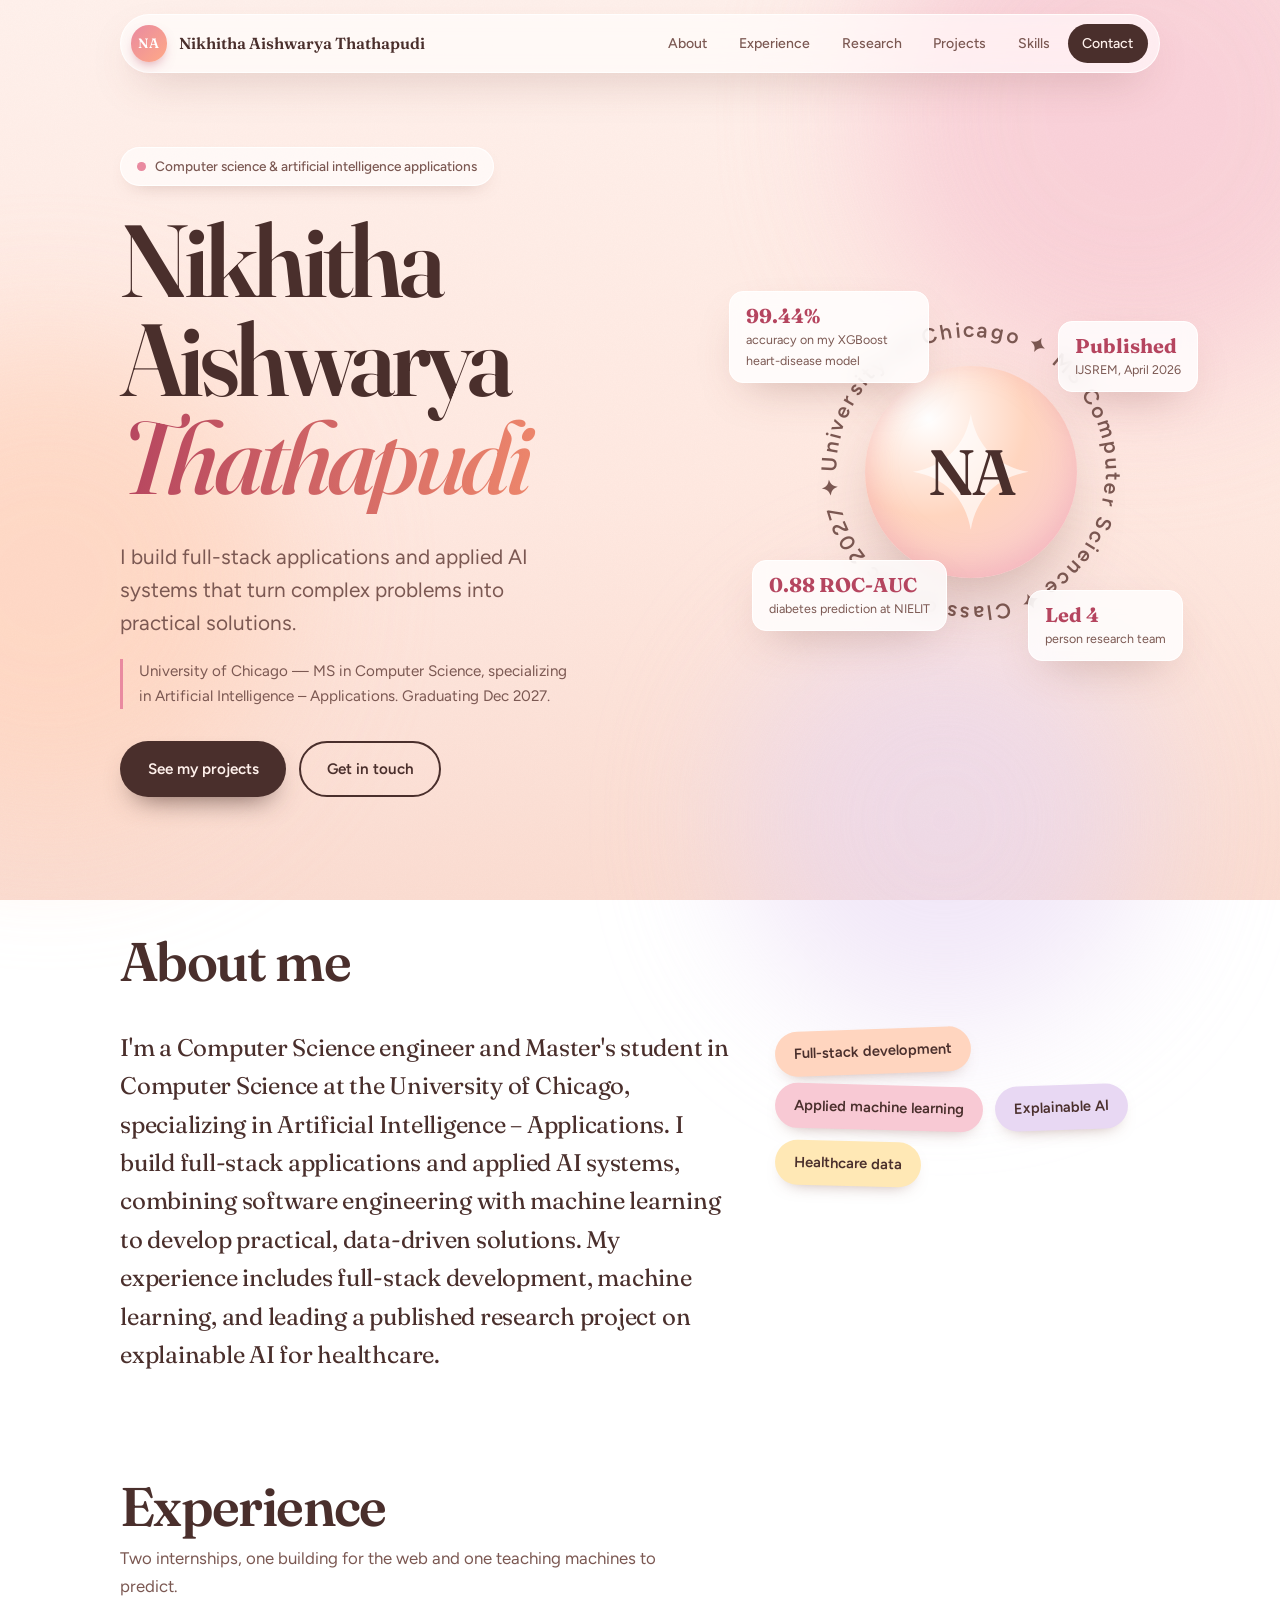
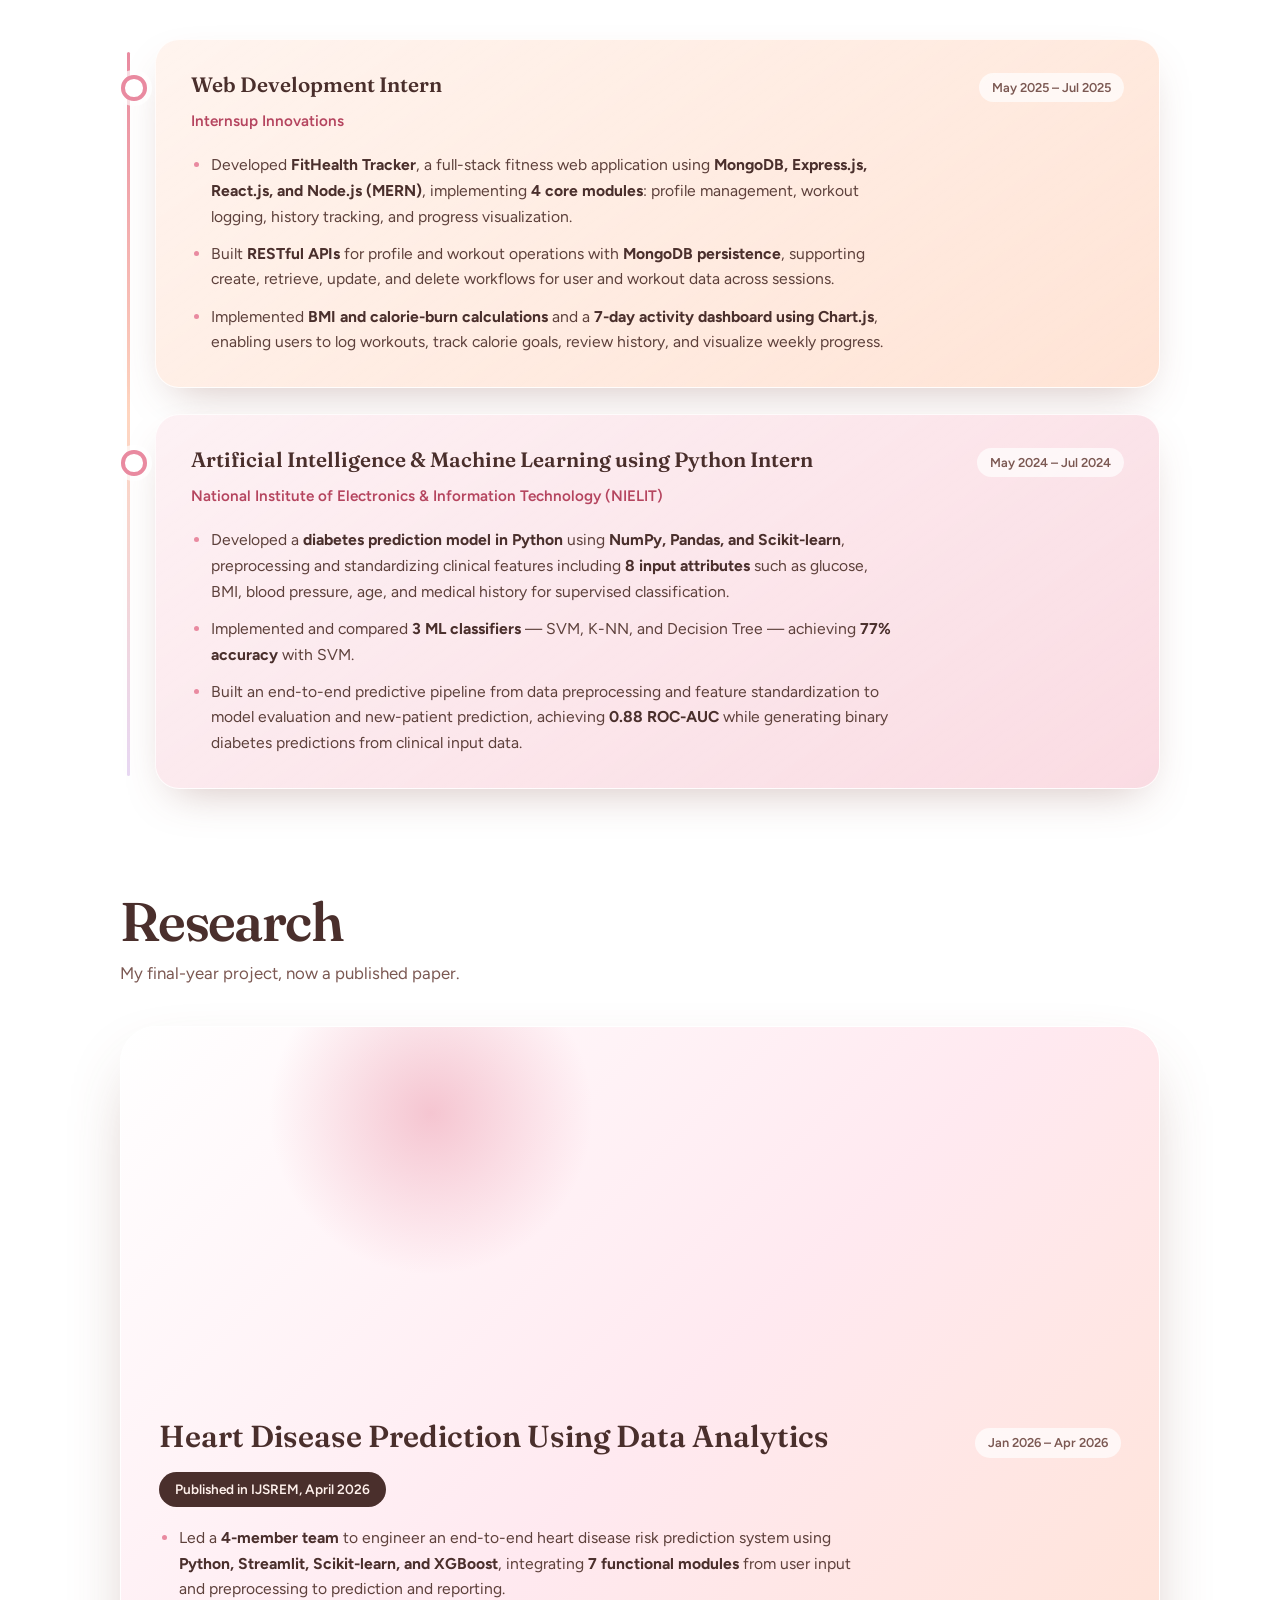
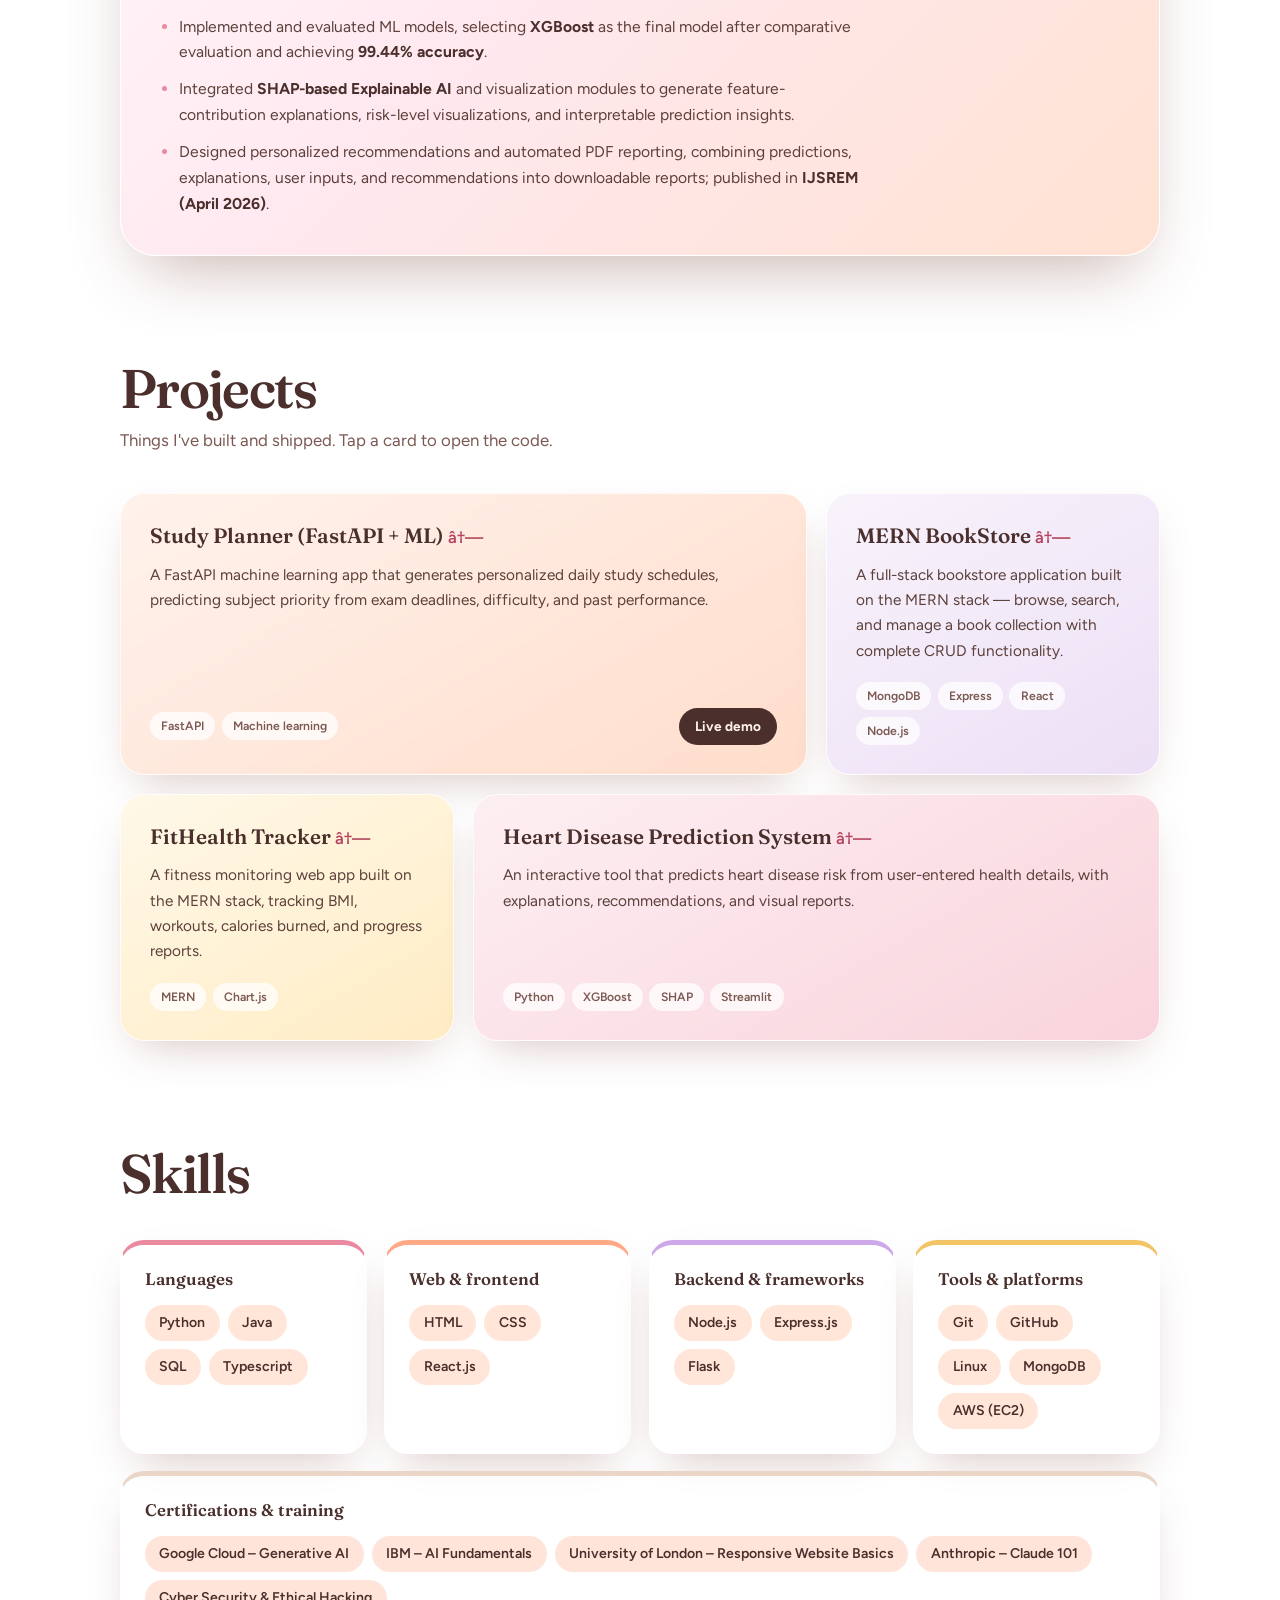
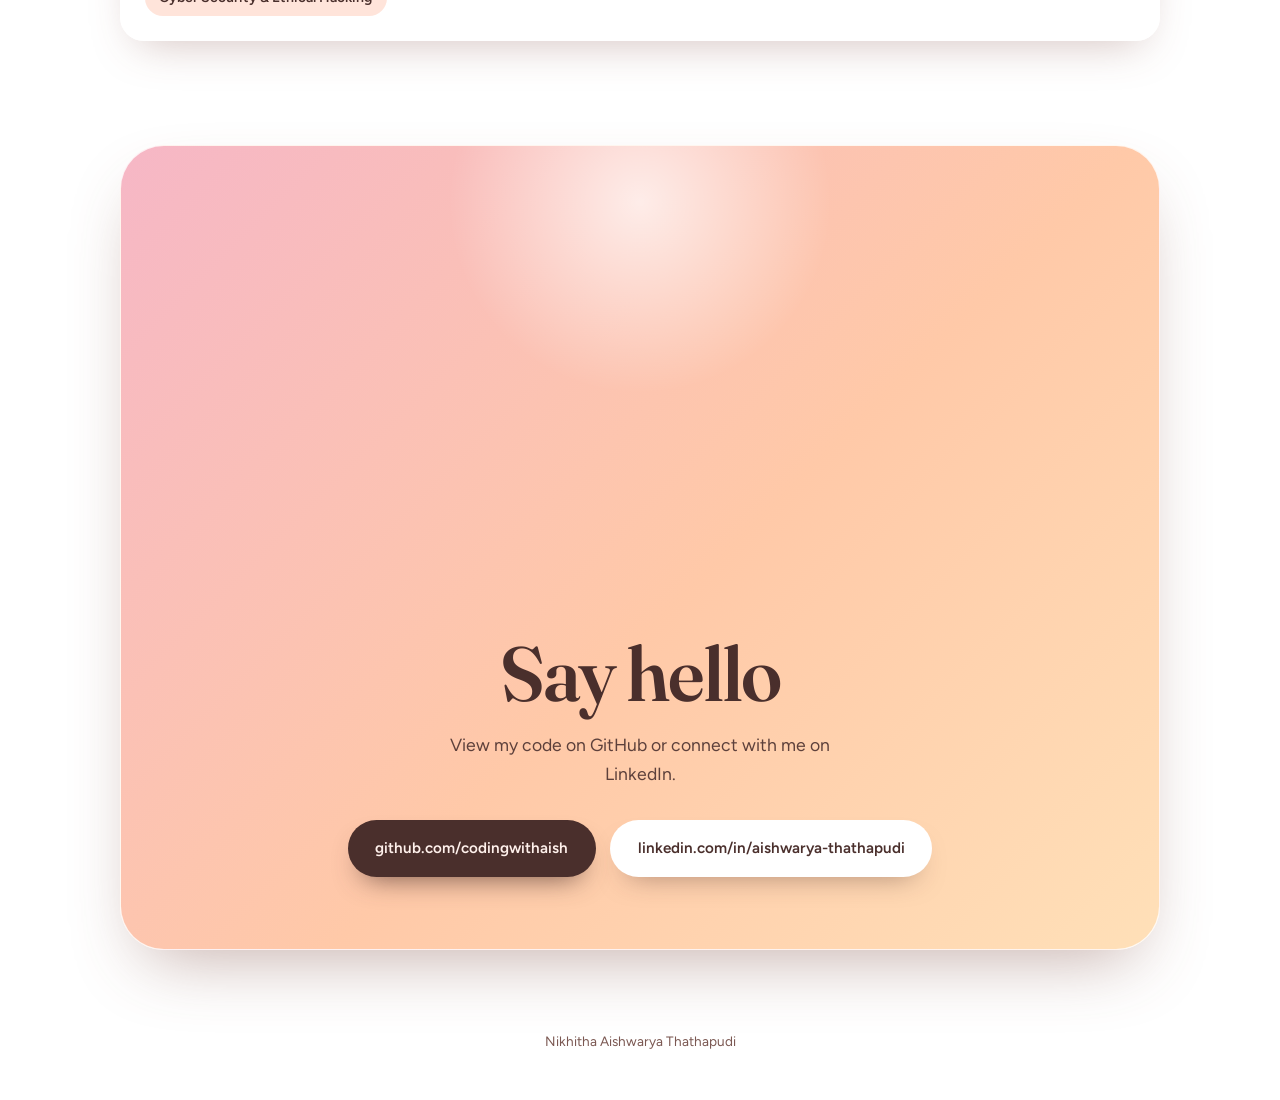
<file: index.html>
<!DOCTYPE html>
<html lang="en">
<head>
  <meta charset="UTF-8" />
  <meta name="viewport" content="width=device-width, initial-scale=1.0" />
  <meta name="description" content="Aishwarya Thathapudi — Computer Science engineer and University of Chicago MS student. Full-stack development, applied AI, and published research." />
  <meta name="theme-color" content="#FFEFEA" />
  <title>Nikhitha Aishwarya Thathapudi — Portfolio</title>
  <link rel="preconnect" href="https://fonts.googleapis.com" />
  <link rel="preconnect" href="https://fonts.gstatic.com" crossorigin />
  <link href="https://fonts.googleapis.com/css2?family=Fraunces:ital,opsz,wght@0,9..144,400..700;1,9..144,400..700&family=Figtree:wght@400;500;600;700&display=swap" rel="stylesheet" />
  <link rel="stylesheet" href="styles.css?v=20261107-1" />
</head>
<body>
  <div class="grain" aria-hidden="true"></div>
  <div class="blob blob-a" aria-hidden="true"></div>
  <div class="blob blob-b" aria-hidden="true"></div>
  <div class="blob blob-c" aria-hidden="true"></div>

  <header class="site-header">
    <div class="topbar">
      <a class="wordmark" href="#top" aria-label="Nikhitha Aishwarya Thathapudi, home">
        <span class="monogram">NA</span>
        <span class="wordmark-text">Nikhitha Aishwarya Thathapudi</span>
      </a>
      <nav aria-label="Main">
        <a href="#about">About</a>
        <a href="#experience">Experience</a>
        <a href="#research">Research</a>
        <a href="#projects">Projects</a>
        <a href="#skills">Skills</a>
        <a href="#contact" class="nav-cta">Contact</a>
      </nav>
    </div>
  </header>

  <main id="top">

    <!-- HERO -->
    <section class="hero">
      <div class="hero-copy">
        <p class="hero-kicker"><span class="pulse"></span>Computer science &amp; artificial intelligence applications</p>

        <h1>
          <span class="h1-line">Nikhitha Aishwarya</span>
          <span class="h1-line h1-second">Thathapudi</span>
        </h1>

        <p class="tagline">
          I build full-stack applications and applied AI systems
          that turn complex problems into practical solutions.
        </p>

        <p class="hero-meta">
          University of Chicago — MS in Computer Science, specializing in
          Artificial Intelligence – Applications. Graduating Dec 2027.
        </p>

        <div class="hero-actions">
          <a class="btn btn-solid" href="#projects">See my projects</a>
          <a class="btn btn-ghost" href="#contact">Get in touch</a>
        </div>
      </div>

      <div class="hero-stage" aria-hidden="false">
        <div class="badge">
          <svg class="badge-ring" viewBox="0 0 200 200" aria-hidden="true">
            <defs>
              <path id="circ" d="M100,100 m-80,0 a80,80 0 1,1 160,0 a80,80 0 1,1 -160,0" />
            </defs>
            <text>
              <textPath href="#circ" textLength="498" lengthAdjust="spacing">University of Chicago ✦ MS Computer Science ✦ Class of Dec 2027 ✦ </textPath>
            </text>
          </svg>
          <div class="badge-core">
            <svg viewBox="0 0 100 100" class="badge-star" aria-hidden="true">
              <path d="M50 6 C54 30 70 46 94 50 C70 54 54 70 50 94 C46 70 30 54 6 50 C30 46 46 30 50 6Z" />
            </svg>
            <span>NA</span>
          </div>
        </div>

        <div class="chip chip-1"><strong>99.44%</strong><span>accuracy on my XGBoost heart-disease model</span></div>
        <div class="chip chip-2"><strong>Published</strong><span>IJSREM, April 2026</span></div>
        <div class="chip chip-3"><strong>0.88 ROC-AUC</strong><span>diabetes prediction at NIELIT</span></div>
        <div class="chip chip-4"><strong>Led 4</strong><span>person research team</span></div>
      </div>
    </section>

    <!-- ABOUT -->
    <section id="about" class="section">
      <div class="section-head">
        <h2>About me</h2>
      </div>
      <div class="about-grid">
        <p class="about-text">
          I'm a Computer Science engineer and Master's student in Computer Science at the University of Chicago, specializing in Artificial Intelligence – Applications. I build full-stack applications and applied AI systems, combining software engineering with machine learning to develop practical, data-driven solutions. My experience includes full-stack development, machine learning, and leading a published research project on explainable AI for healthcare.
        </p>
        <ul class="about-pills" aria-label="Focus areas">
          <li class="pill tint-peach">Full-stack development</li>
          <li class="pill tint-rose">Applied machine learning</li>
          <li class="pill tint-lilac">Explainable AI</li>
          <li class="pill tint-butter">Healthcare data</li>
        </ul>
      </div>
    </section>

    <!-- EXPERIENCE -->
    <section id="experience" class="section">
      <div class="section-head">
        <h2>Experience</h2>
        <p>Two internships, one building for the web and one teaching machines to predict.</p>
      </div>

      <div class="timeline">

        <article class="role tint-peach">
          <div class="role-head">
            <h3>Web Development Intern</h3>
            <p class="role-dates">May 2025 – Jul 2025</p>
          </div>
          <p class="role-org">Internsup Innovations</p>
          <ul>
            <li>
              Developed <strong>FitHealth Tracker</strong>, a full-stack fitness web
              application using <strong>MongoDB, Express.js, React.js, and
              Node.js (MERN)</strong>, implementing <strong>4 core modules</strong>:
              profile management, workout logging, history tracking, and progress visualization.
            </li>
            <li>
              Built <strong>RESTful APIs</strong> for profile and workout operations
              with <strong>MongoDB persistence</strong>, supporting create, retrieve,
              update, and delete workflows for user and workout data across sessions.
            </li>
            <li>
              Implemented <strong>BMI and calorie-burn calculations</strong> and a
              <strong>7-day activity dashboard using Chart.js</strong>, enabling users
              to log workouts, track calorie goals, review history, and visualize weekly progress.
            </li>
          </ul>
        </article>

        <article class="role tint-rose">
          <div class="role-head">
            <h3>Artificial Intelligence &amp; Machine Learning using Python Intern</h3>
            <p class="role-dates">May 2024 – Jul 2024</p>
          </div>
          <p class="role-org">National Institute of Electronics &amp; Information Technology (NIELIT)</p>
          <ul>
            <li>
              Developed a <strong>diabetes prediction model in Python</strong> using
              <strong>NumPy, Pandas, and Scikit-learn</strong>, preprocessing and
              standardizing clinical features including <strong>8 input attributes</strong>
              such as glucose, BMI, blood pressure, age, and medical history for supervised classification.
            </li>
            <li>
              Implemented and compared <strong>3 ML classifiers</strong> —
              SVM, K-NN, and Decision Tree — achieving <strong>77% accuracy</strong>
              with SVM.
            </li>
            <li>
              Built an end-to-end predictive pipeline from data preprocessing and
              feature standardization to model evaluation and new-patient prediction,
              achieving <strong>0.88 ROC-AUC</strong> while generating binary diabetes
              predictions from clinical input data.
            </li>
          </ul>
        </article>

      </div>
    </section>

    <!-- RESEARCH -->
    <section id="research" class="section">
      <div class="section-head">
        <h2>Research</h2>
        <p>My final-year project, now a published paper.</p>
      </div>

      <article class="research-card">
        <div class="research-glow" aria-hidden="true"></div>
        <div class="role-head">
          <h3>Heart Disease Prediction Using Data Analytics</h3>
          <p class="role-dates">Jan 2026 – Apr 2026</p>
        </div>
        <p class="published-badge">Published in IJSREM, April 2026</p>
        <ul>
          <li>
            Led a <strong>4-member team</strong> to engineer an end-to-end
            heart disease risk prediction system using <strong>Python,
            Streamlit, Scikit-learn, and XGBoost</strong>, integrating
            <strong>7 functional modules</strong> from user input and
            preprocessing to prediction and reporting.
          </li>
          <li>
            Implemented and evaluated ML models, selecting
            <strong>XGBoost</strong> as the final model after comparative
            evaluation and achieving <strong>99.44% accuracy</strong>.
          </li>
          <li>
            Integrated <strong>SHAP-based Explainable AI</strong> and visualization
            modules to generate feature-contribution explanations, risk-level
            visualizations, and interpretable prediction insights.
          </li>
          <li>
            Designed personalized recommendations and automated PDF reporting,
            combining predictions, explanations, user inputs, and recommendations
            into downloadable reports; published in
            <strong>IJSREM (April 2026)</strong>.
          </li>
        </ul>
      </article>
    </section>

    <!-- PROJECTS -->
    <section id="projects" class="section">
      <div class="section-head">
        <h2>Projects</h2>
        <p>Things I've built and shipped. Tap a card to open the code.</p>
      </div>

      <div class="bento">
        <article class="project tint-peach span-4">
          <h3><a href="https://github.com/codingwithaish/Fast-API-ML-study-planner" target="_blank" rel="noreferrer">Study Planner (FastAPI + ML)</a></h3>
          <p>A FastAPI machine learning app that generates personalized daily study schedules, predicting subject priority from exam deadlines, difficulty, and past performance.</p>
          <div class="project-foot">
            <ul class="tags"><li>FastAPI</li><li>Machine learning</li></ul>
            <a class="live" href="https://ml-study-planner-for-students.onrender.com/" target="_blank" rel="noreferrer">Live demo</a>
          </div>
        </article>

        <article class="project tint-lilac span-2">
          <h3><a href="https://github.com/codingwithaish/MERN-BookStore" target="_blank" rel="noreferrer">MERN BookStore</a></h3>
          <p>A full-stack bookstore application built on the MERN stack — browse, search, and manage a book collection with complete CRUD functionality.</p>
          <ul class="tags"><li>MongoDB</li><li>Express</li><li>React</li><li>Node.js</li></ul>
        </article>

        <article class="project tint-butter span-2">
          <h3><a href="https://github.com/codingwithaish/FitHealth-Tracker-MERN" target="_blank" rel="noreferrer">FitHealth Tracker</a></h3>
          <p>A fitness monitoring web app built on the MERN stack, tracking BMI, workouts, calories burned, and progress reports.</p>
          <ul class="tags"><li>MERN</li><li>Chart.js</li></ul>
        </article>

        <article class="project tint-rose span-4">
          <h3><a href="https://github.com/codingwithaish/Heart-disease-prediction-system" target="_blank" rel="noreferrer">Heart Disease Prediction System</a></h3>
          <p>An interactive tool that predicts heart disease risk from user-entered health details, with explanations, recommendations, and visual reports.</p>
          <ul class="tags"><li>Python</li><li>XGBoost</li><li>SHAP</li><li>Streamlit</li></ul>
        </article>
      </div>
    </section>

    <!-- SKILLS -->
    <section id="skills" class="section">
      <div class="section-head">
        <h2>Skills</h2>
      </div>

      <div class="skills-grid">
        <div class="skill-card">
          <h3>Languages</h3>
          <ul class="chips"><li>Python</li><li>Java</li><li>SQL</li><li>Typescript</li></ul>
        </div>
        <div class="skill-card">
          <h3>Web &amp; frontend</h3>
          <ul class="chips"><li>HTML</li><li>CSS</li><li>React.js</li></ul>
        </div>
        <div class="skill-card">
          <h3>Backend &amp; frameworks</h3>
          <ul class="chips"><li>Node.js</li><li>Express.js</li><li>Flask</li></ul>
        </div>
        <div class="skill-card">
          <h3>Tools &amp; platforms</h3>
          <ul class="chips"><li>Git</li><li>GitHub</li><li>Linux</li><li>MongoDB</li><li>AWS (EC2)</li></ul>
        </div>
        <div class="skill-card skill-wide">
          <h3>Certifications &amp; training</h3>
          <ul class="chips chips-soft">
            <li>Google Cloud – Generative AI</li>
            <li>IBM – AI Fundamentals</li>
            <li>University of London – Responsive Website Basics</li>
            <li>Anthropic – Claude 101</li>
            <li>Cyber Security &amp; Ethical Hacking</li>
          </ul>
        </div>
      </div>
    </section>

    <!-- CONTACT -->
    <section id="contact" class="section">
      <div class="contact-card">
        <div class="contact-glow" aria-hidden="true"></div>
        <h2>Say hello</h2>
        <p>View my code on GitHub or connect with me on LinkedIn.</p>
        <div class="contact-links">
          <a class="btn btn-solid" href="https://github.com/codingwithaish" target="_blank" rel="noreferrer">github.com/codingwithaish</a>
          <a class="btn btn-light" href="https://linkedin.com/in/aishwarya-thathapudi" target="_blank" rel="noreferrer">linkedin.com/in/aishwarya-thathapudi</a>
        </div>
      </div>
    </section>
  </main>

  <footer>
    <p>Nikhitha Aishwarya Thathapudi</p>
  </footer>

  <script>
    // Pastel cursor sparkles (skipped on touch screens and for reduced motion)
    (function () {
      var reduce = window.matchMedia("(prefers-reduced-motion: reduce)").matches;
      var fine = window.matchMedia("(hover: hover) and (pointer: fine)").matches;
      if (reduce || !fine) return;

      var colors = ["#F7A8B8", "#FFBE98", "#E3C8F2", "#FFD98A", "#FFFFFF"];
      var last = 0;

      document.addEventListener("mousemove", function (e) {
        var now = Date.now();
        if (now - last < 28) return;
        last = now;

        var s = document.createElement("span");
        s.className = "cursor-sparkle";
        s.style.left = e.clientX + "px";
        s.style.top = e.clientY + "px";
        s.style.setProperty("--c", colors[Math.floor(Math.random() * colors.length)]);
        s.style.setProperty("--dx", (Math.random() * 30 - 15) + "px");
        document.body.appendChild(s);
        setTimeout(function () { s.remove(); }, 800);
      });
    })();
  </script>
</body>
</html>
</file>
<file: styles.css>
/* ============ Tokens ============ */
:root {
  --blush: #FFF1EC;
  --blush-deep: #FFE4DA;
  --peach: #FFD5BF;
  --peach-soft: #FFE6D8;
  --rose: #F8C9D4;
  --rose-deep: #E98AA0;
  --lilac: #E8D8F3;
  --butter: #FFE8B5;
  --sand: #EBD5C6;

  --mocha: #4A2F2C;
  --cocoa: #7B5852;
  --berry: #B5455F;

  --white-glass: rgba(255, 255, 255, 0.62);
  --line: rgba(74, 47, 44, 0.12);
  --shadow: 0 18px 45px -18px rgba(122, 70, 60, 0.35);
  --shadow-lg: 0 30px 70px -25px rgba(122, 70, 60, 0.45);

  --display: "Fraunces", Georgia, serif;
  --body: "Figtree", -apple-system, "Segoe UI", sans-serif;

  --r-sm: 14px;
  --r-md: 24px;
  --r-lg: 36px;
}

* { box-sizing: border-box; }

html { scroll-behavior: smooth; scroll-padding-top: 6.5rem; }

body {
  margin: 0;
  font-family: var(--body);
  color: var(--mocha);
  background: linear-gradient(180deg, var(--blush) 0%, #FFE9E1 55%, #FBDDD2 100%);
  background-attachment: fixed;
  line-height: 1.65;
  overflow-x: hidden;
}

a { color: inherit; }

/* ============ Atmosphere ============ */
.grain {
  position: fixed; inset: 0; z-index: 1; pointer-events: none; opacity: 0.35; mix-blend-mode: multiply;
  background-image: url("data:image/svg+xml;utf8,<svg xmlns='http://www.w3.org/2000/svg' width='160' height='160'><filter id='n'><feTurbulence type='fractalNoise' baseFrequency='0.9' numOctaves='2' stitchTiles='stitch'/><feColorMatrix values='0 0 0 0 0.45  0 0 0 0 0.3  0 0 0 0 0.28  0 0 0 0.09 0'/></filter><rect width='100%' height='100%' filter='url(%23n)'/></svg>");
}

.blob {
  position: fixed; z-index: 0; border-radius: 50%; filter: blur(70px); pointer-events: none; opacity: 0.75;
}
.blob-a { width: 34rem; height: 34rem; background: var(--rose);  top: -10rem; right: -8rem; }
.blob-b { width: 30rem; height: 30rem; background: var(--peach); top: 38%;    left: -12rem; }
.blob-c { width: 26rem; height: 26rem; background: var(--lilac); bottom: -8rem; right: 10%; opacity: 0.6; }

main, footer, .site-header { position: relative; z-index: 2; }

/* ============ Header ============ */
.site-header {
  position: sticky; top: 0.9rem; z-index: 1000;
  padding: 0 1rem;
}

.topbar {
  max-width: 1040px; margin: 0 auto;
  display: flex; align-items: center; justify-content: space-between; gap: 1rem;
  padding: 0.55rem 0.7rem 0.55rem 0.6rem;
  background: var(--white-glass);
  backdrop-filter: blur(16px) saturate(1.3);
  -webkit-backdrop-filter: blur(16px) saturate(1.3);
  border: 1px solid rgba(255, 255, 255, 0.8);
  border-radius: 999px;
  box-shadow: var(--shadow);
}

.wordmark { display: flex; align-items: center; gap: 0.7rem; text-decoration: none; font-family: var(--display); font-weight: 600; font-size: 1rem; }

.monogram {
  display: grid; place-items: center;
  width: 2.3rem; height: 2.3rem; border-radius: 50%;
  background: linear-gradient(135deg, var(--rose-deep), #FFA987);
  color: #fff; font-size: 0.85rem; letter-spacing: 0.02em;
  box-shadow: 0 6px 14px -6px rgba(181, 69, 95, 0.7);
}

nav { display: flex; gap: 0.2rem; }

nav a {
  text-decoration: none; font-size: 0.88rem; font-weight: 500; color: var(--cocoa);
  padding: 0.5rem 0.9rem; border-radius: 999px;
  transition: background 0.2s ease, color 0.2s ease;
}
nav a:hover, nav a:focus-visible { background: var(--peach-soft); color: var(--mocha); }
nav .nav-cta { background: var(--mocha); color: var(--blush); }
nav .nav-cta:hover, nav .nav-cta:focus-visible { background: var(--berry); color: #fff; }

/* ============ Layout ============ */
.hero, .section {
  width: min(1040px, calc(100% - 2.5rem));
  margin: 0 auto;
}

.section { padding: 5.5rem 0 1rem; }

.section-head { margin-bottom: 2.4rem; }
.section-head p { margin: 0.6rem 0 0; color: var(--cocoa); font-size: 1.05rem; max-width: 52ch; }

h2 {
  font-family: var(--display); font-weight: 600;
  font-size: clamp(2.2rem, 5vw, 3.4rem); line-height: 1.05; letter-spacing: -0.03em; margin: 0;
}

h3 { font-family: var(--display); font-weight: 600; font-size: 1.3rem; line-height: 1.25; margin: 0; }

/* Tints */
.tint-peach  { --tint: var(--peach);  }
.tint-rose   { --tint: var(--rose);   }
.tint-lilac  { --tint: var(--lilac);  }
.tint-butter { --tint: var(--butter); }
.tint-sand   { --tint: var(--sand);   }

/* ============ Hero ============ */
.hero {
  display: grid; grid-template-columns: 1.25fr 0.75fr; align-items: center; gap: 2rem;
  padding: 5.5rem 0 3rem; min-height: 82vh;
}

.hero-kicker {
  display: inline-flex; align-items: center; gap: 0.6rem; margin: 0 0 1.6rem;
  padding: 0.45rem 1rem; font-size: 0.85rem; font-weight: 500; color: var(--cocoa);
  background: var(--white-glass); border: 1px solid rgba(255,255,255,0.9); border-radius: 999px;
  box-shadow: 0 8px 20px -12px rgba(122, 70, 60, 0.4);
}
.pulse { width: 0.55rem; height: 0.55rem; border-radius: 50%; background: var(--rose-deep); animation: pulse 2.2s ease-in-out infinite; }
@keyframes pulse { 0%,100% { box-shadow: 0 0 0 0 rgba(233,138,160,0.6); } 50% { box-shadow: 0 0 0 8px rgba(233,138,160,0); } }

h1 {
  font-family: var(--display); font-weight: 600;
  font-size: clamp(3rem, 8.4vw, 6.4rem); line-height: 0.96; letter-spacing: -0.045em;
  margin: 0 0 1.6rem;
}
.h1-line { display: block; }
.h1-second {
  font-style: italic; font-weight: 500;
  background: linear-gradient(95deg, var(--berry), #F08A6C 70%);
  -webkit-background-clip: text; background-clip: text; color: transparent;
  padding-bottom: 0.08em;
}

.tagline { font-size: clamp(1.1rem, 2vw, 1.3rem); line-height: 1.6; color: var(--cocoa); max-width: 34ch; margin: 0 0 1.2rem; }
.hero-meta { font-size: 0.95rem; color: var(--cocoa); max-width: 46ch; margin: 0 0 2rem; padding-left: 1rem; border-left: 3px solid var(--rose-deep); }

.hero-actions { display: flex; flex-wrap: wrap; gap: 0.8rem; }

.btn {
  display: inline-block; text-decoration: none; font-weight: 600; font-size: 0.95rem;
  padding: 0.85rem 1.6rem; border-radius: 999px; border: 2px solid transparent;
  transition: transform 0.2s ease, box-shadow 0.2s ease, background 0.2s ease, color 0.2s ease;
}
.btn:hover, .btn:focus-visible { transform: translateY(-3px); }
.btn-solid { background: var(--mocha); color: var(--blush); box-shadow: 0 14px 28px -14px rgba(74,47,44,0.8); }
.btn-solid:hover { background: var(--berry); box-shadow: 0 16px 30px -14px rgba(181,69,95,0.9); }
.btn-ghost { border-color: var(--mocha); color: var(--mocha); }
.btn-ghost:hover { background: var(--mocha); color: var(--blush); }
.btn-light { background: #fff; color: var(--mocha); box-shadow: 0 14px 28px -16px rgba(74,47,44,0.5); }
.btn-light:hover { background: var(--peach-soft); }

/* Hero stage â€” the memorable moment */
.hero-stage { position: relative; aspect-ratio: 1; width: 100%; max-width: 420px; justify-self: center; }

.badge { position: absolute; inset: 14%; display: grid; place-items: center; animation: pop 0.9s cubic-bezier(.2,1.4,.4,1) both; }
@keyframes pop { from { transform: scale(0.4) rotate(-30deg); opacity: 0; } to { transform: none; opacity: 1; } }

.badge-ring { position: absolute; inset: -12%; width: 124%; height: 124%; animation: spin 28s linear infinite; }
.badge-ring text { font-family: var(--body); font-size: 12.5px; font-weight: 600; fill: var(--cocoa); }
@keyframes spin { to { transform: rotate(360deg); } }

.badge-core {
  position: relative; width: 78%; aspect-ratio: 1; border-radius: 50%;
  display: grid; place-items: center;
  background: radial-gradient(circle at 30% 25%, #fff 0%, var(--peach) 45%, var(--rose) 100%);
  box-shadow: var(--shadow-lg), inset 0 -10px 30px rgba(233,138,160,0.35);
}
.badge-star { position: absolute; width: 62%; fill: rgba(255,255,255,0.65); animation: twinkle 5s ease-in-out infinite; }
@keyframes twinkle { 0%,100% { transform: scale(1) rotate(0); } 50% { transform: scale(1.12) rotate(12deg); } }
.badge-core span { position: relative; font-family: var(--display); font-weight: 600; font-size: clamp(2.6rem, 6vw, 4rem); letter-spacing: -0.04em; color: var(--mocha); }

.chip {
  position: absolute; max-width: 12.5rem; padding: 0.7rem 1rem; border-radius: var(--r-sm);
  background: rgba(255,255,255,0.82); border: 1px solid #fff;
  backdrop-filter: blur(10px); -webkit-backdrop-filter: blur(10px);
  box-shadow: var(--shadow); line-height: 1.3;
  animation: chipIn 0.8s cubic-bezier(.2,1.3,.4,1) both, bob 6s ease-in-out infinite;
}
.chip strong { display: block; font-family: var(--display); font-size: 1.25rem; color: var(--berry); }
.chip span { font-size: 0.78rem; color: var(--cocoa); }
.chip-1 { top: 2%;  left: -14%;  animation-delay: 0.5s, 1.3s; }
.chip-2 { top: 10%; right: -10%; animation-delay: 0.7s, 2s; }
.chip-3 { bottom: 8%; left: -8%; animation-delay: 0.9s, 0.6s; }
.chip-4 { bottom: 0;  right: -6%; animation-delay: 1.1s, 1.8s; }
@keyframes chipIn { from { opacity: 0; transform: translateY(24px) scale(0.85); } to { opacity: 1; transform: none; } }
@keyframes bob { 0%,100% { translate: 0 0; } 50% { translate: 0 -8px; } }

/* ============ About ============ */
.about-grid { display: grid; grid-template-columns: 1.6fr 1fr; gap: 2.5rem; align-items: start; }
.about-text { font-family: var(--display); font-size: clamp(1.2rem, 2.1vw, 1.5rem); line-height: 1.6; letter-spacing: -0.01em; margin: 0; max-width: 60ch; }
.about-pills { list-style: none; margin: 0; padding: 0; display: flex; flex-wrap: wrap; gap: 0.7rem; }
.pill {
  padding: 0.65rem 1.2rem; border-radius: 999px; background: var(--tint); font-weight: 600; font-size: 0.92rem;
  box-shadow: 0 8px 18px -12px rgba(122,70,60,0.6);
}
.pill:nth-child(odd) { transform: rotate(-2deg); }
.pill:nth-child(even) { transform: rotate(1.5deg); }

/* ============ Experience timeline ============ */
.timeline { position: relative; display: grid; gap: 1.6rem; padding-left: 2.2rem; }
.timeline::before {
  content: ""; position: absolute; left: 0.45rem; top: 0.8rem; bottom: 0.8rem; width: 3px; border-radius: 3px;
  background: linear-gradient(180deg, var(--rose-deep), var(--peach), var(--lilac));
}

.role {
  position: relative; padding: 2rem 2.2rem; border-radius: var(--r-md);
  background: linear-gradient(145deg, rgba(255,255,255,0.75), rgba(255,255,255,0.35)), var(--tint);
  border: 1px solid rgba(255,255,255,0.85); box-shadow: var(--shadow);
}
.role::before {
  content: ""; position: absolute; left: -2.2rem; top: 2.2rem; width: 1.1rem; height: 1.1rem; border-radius: 50%;
  background: #fff; border: 4px solid var(--rose-deep); box-shadow: 0 0 0 5px rgba(255,255,255,0.7);
}

.role-head { display: flex; justify-content: space-between; align-items: baseline; flex-wrap: wrap; gap: 0.4rem 1rem; }
.role-dates {
  margin: 0; font-size: 0.8rem; font-weight: 600; color: var(--cocoa);
  padding: 0.25rem 0.8rem; border-radius: 999px; background: rgba(255,255,255,0.7); white-space: nowrap;
}
.role-org { margin: 0.45rem 0 0; font-weight: 600; color: var(--berry); font-size: 0.95rem; }

.role ul, .research-card ul { margin: 1.1rem 0 0; padding-left: 1.2rem; }
.role li, .research-card li { margin-bottom: 0.7rem; max-width: 68ch; color: #5d403b; font-size: 0.98rem; }
.role li::marker, .research-card li::marker { color: var(--rose-deep); }
.role li:last-child, .research-card li:last-child { margin-bottom: 0; }

strong { font-weight: 700; color: var(--mocha); }

/* ============ Research ============ */
.research-card {
  position: relative; overflow: hidden; padding: 2.4rem; border-radius: var(--r-lg);
  background: linear-gradient(135deg, #FFF 0%, #FFE9F0 50%, #FFE2D2 100%);
  border: 1px solid #fff; box-shadow: var(--shadow-lg);
}
.research-glow {
  position: absolute; width: 22rem; height: 22rem; right: -6rem; top: -8rem; border-radius: 50%;
  background: radial-gradient(circle, rgba(233,138,160,0.45), transparent 65%); pointer-events: none;
}
.research-card > * { position: relative; }
.research-card h3 { font-size: clamp(1.4rem, 3vw, 1.9rem); }
.published-badge {
  display: inline-block; margin: 0.9rem 0 0; padding: 0.4rem 1rem; border-radius: 999px;
  background: var(--mocha); color: var(--blush); font-size: 0.85rem; font-weight: 600;
}

/* ============ Projects bento ============ */
.bento { display: grid; grid-template-columns: repeat(6, 1fr); gap: 1.2rem; }
.span-4 { grid-column: span 4; }
.span-2 { grid-column: span 2; }

.project {
  position: relative; display: flex; flex-direction: column; gap: 0.8rem; padding: 1.8rem; border-radius: var(--r-md);
  background: linear-gradient(150deg, rgba(255,255,255,0.7), rgba(255,255,255,0.2)), var(--tint);
  border: 1px solid rgba(255,255,255,0.85); box-shadow: var(--shadow);
  transition: transform 0.3s cubic-bezier(.2,1.2,.4,1), box-shadow 0.3s ease;
}
.project:hover { transform: translateY(-6px) rotate(-0.4deg); box-shadow: var(--shadow-lg); }

.project h3 a { text-decoration: none; }
/* whole card clickable */
.project h3 a::before { content: ""; position: absolute; inset: 0; border-radius: inherit; }
.project h3 a::after { content: " â†—"; font-family: var(--body); font-size: 0.8em; color: var(--berry); }
.project p { margin: 0; color: #5d403b; font-size: 0.96rem; }
.project-foot { margin-top: auto; display: flex; align-items: center; justify-content: space-between; gap: 0.8rem; flex-wrap: wrap; padding-top: 0.4rem; }

.project > .tags { margin-top: auto; padding-top: 0.4rem; }
.tags { list-style: none; margin: 0; padding: 0; display: flex; flex-wrap: wrap; gap: 0.4rem; }
.tags li { font-size: 0.76rem; font-weight: 600; padding: 0.25rem 0.7rem; border-radius: 999px; background: rgba(255,255,255,0.75); color: var(--cocoa); }

.live {
  position: relative; z-index: 2; /* sits above the card-wide link */
  text-decoration: none; font-size: 0.85rem; font-weight: 700; padding: 0.45rem 1rem; border-radius: 999px;
  background: var(--mocha); color: var(--blush); transition: background 0.2s ease;
}
.live:hover, .live:focus-visible { background: var(--berry); }

/* ============ Skills ============ */
.skills-grid { display: grid; grid-template-columns: repeat(4, 1fr); gap: 1.1rem; }
.skill-card {
  padding: 1.5rem; border-radius: var(--r-md); background: var(--white-glass);
  border: 1px solid rgba(255,255,255,0.9); box-shadow: var(--shadow);
}
.skill-card:nth-child(1) { border-top: 5px solid var(--rose-deep); }
.skill-card:nth-child(2) { border-top: 5px solid #FFA987; }
.skill-card:nth-child(3) { border-top: 5px solid #CDA8E8; }
.skill-card:nth-child(4) { border-top: 5px solid #F2C466; }
.skill-wide { grid-column: 1 / -1; border-top: 5px solid var(--sand); }
.skill-card h3 { font-size: 1.05rem; margin-bottom: 0.9rem; }

.chips { list-style: none; margin: 0; padding: 0; display: flex; flex-wrap: wrap; gap: 0.5rem; }
.chips li {
  padding: 0.4rem 0.9rem; border-radius: 999px; font-size: 0.88rem; font-weight: 600;
  background: var(--peach-soft); color: var(--mocha); transition: transform 0.2s ease, background 0.2s ease;
}
.chips li:hover { transform: translateY(-2px); background: var(--rose); }
.chips-soft li { background: var(--blush-deep); }

/* ============ Contact ============ */
.contact-card {
  position: relative; overflow: hidden; text-align: center; padding: 4.5rem 1.5rem; border-radius: 44px;
  background: linear-gradient(135deg, #F6B7C6 0%, #FFC9A8 55%, #FFE0B8 100%);
  box-shadow: var(--shadow-lg); border: 1px solid rgba(255,255,255,0.8);
}
.contact-glow {
  position: absolute; width: 26rem; height: 26rem; border-radius: 50%; left: 50%; top: -14rem; transform: translateX(-50%);
  background: radial-gradient(circle, rgba(255,255,255,0.7), transparent 65%); pointer-events: none;
}
.contact-card > * { position: relative; }
.contact-card h2 { font-size: clamp(2.6rem, 7vw, 4.8rem); }
.contact-card p { margin: 1rem auto 2rem; max-width: 40ch; font-size: 1.1rem; color: #5d403b; }
.contact-links { display: flex; flex-wrap: wrap; justify-content: center; gap: 0.9rem; }

/* ============ Footer ============ */
footer { text-align: center; padding: 4rem 1rem 3rem; font-size: 0.85rem; color: var(--cocoa); }
footer p { margin: 0; }

/* ============ Cursor sparkle ============ */
.cursor-sparkle {
  position: fixed; width: 10px; height: 10px; pointer-events: none; z-index: 9999;
  background: var(--c, #F7A8B8);
  clip-path: polygon(50% 0, 62% 38%, 100% 50%, 62% 62%, 50% 100%, 38% 62%, 0 50%, 38% 38%);
  filter: drop-shadow(0 0 3px rgba(233,138,160,0.8));
  animation: sparkleFade 0.8s ease-out forwards;
}
@keyframes sparkleFade {
  0%   { transform: translate(-50%, -50%) scale(0.4) rotate(0); opacity: 1; }
  60%  { opacity: 0.9; }
  100% { transform: translate(calc(-50% + var(--dx, 0px)), 12px) scale(1.5) rotate(120deg); opacity: 0; }
}

/* ============ Focus ============ */
:focus-visible { outline: 3px solid var(--berry); outline-offset: 3px; border-radius: 8px; }

/* ============ Responsive ============ */
@media (max-width: 900px) {
  .hero { grid-template-columns: 1fr; padding-top: 4rem; min-height: 0; }
  .hero-stage { max-width: 340px; margin-top: 2rem; }
  .chip-1 { left: -6%; } .chip-2 { right: -4%; } .chip-3 { left: -4%; } .chip-4 { right: -2%; }
  .about-grid { grid-template-columns: 1fr; }
  .skills-grid { grid-template-columns: repeat(2, 1fr); }
}

@media (max-width: 720px) {
  .wordmark-text { display: none; }
  .topbar { padding: 0.45rem; }
  nav { overflow-x: auto; scrollbar-width: none; }
  nav::-webkit-scrollbar { display: none; }
  nav a { white-space: nowrap; padding: 0.5rem 0.7rem; font-size: 0.82rem; }

  .section { padding-top: 4rem; }
  .bento { grid-template-columns: 1fr; }
  .span-4, .span-2 { grid-column: auto; }
  .role { padding: 1.5rem 1.3rem; }
  .research-card { padding: 1.7rem 1.4rem; }
  .skills-grid { grid-template-columns: 1fr; }
  .contact-card { padding: 3.5rem 1.2rem; border-radius: 32px; }
}

@media (max-width: 440px) {
  .hero-stage { max-width: 290px; }
  .chip { max-width: 9.5rem; padding: 0.55rem 0.8rem; }
  .chip strong { font-size: 1.05rem; }
  .chip span { font-size: 0.7rem; }
}

/* ============ Reduced motion ============ */
@media (prefers-reduced-motion: reduce) {
  html { scroll-behavior: auto; }
  *, *::before, *::after { animation: none !important; transition: none !important; }
}
</file>
